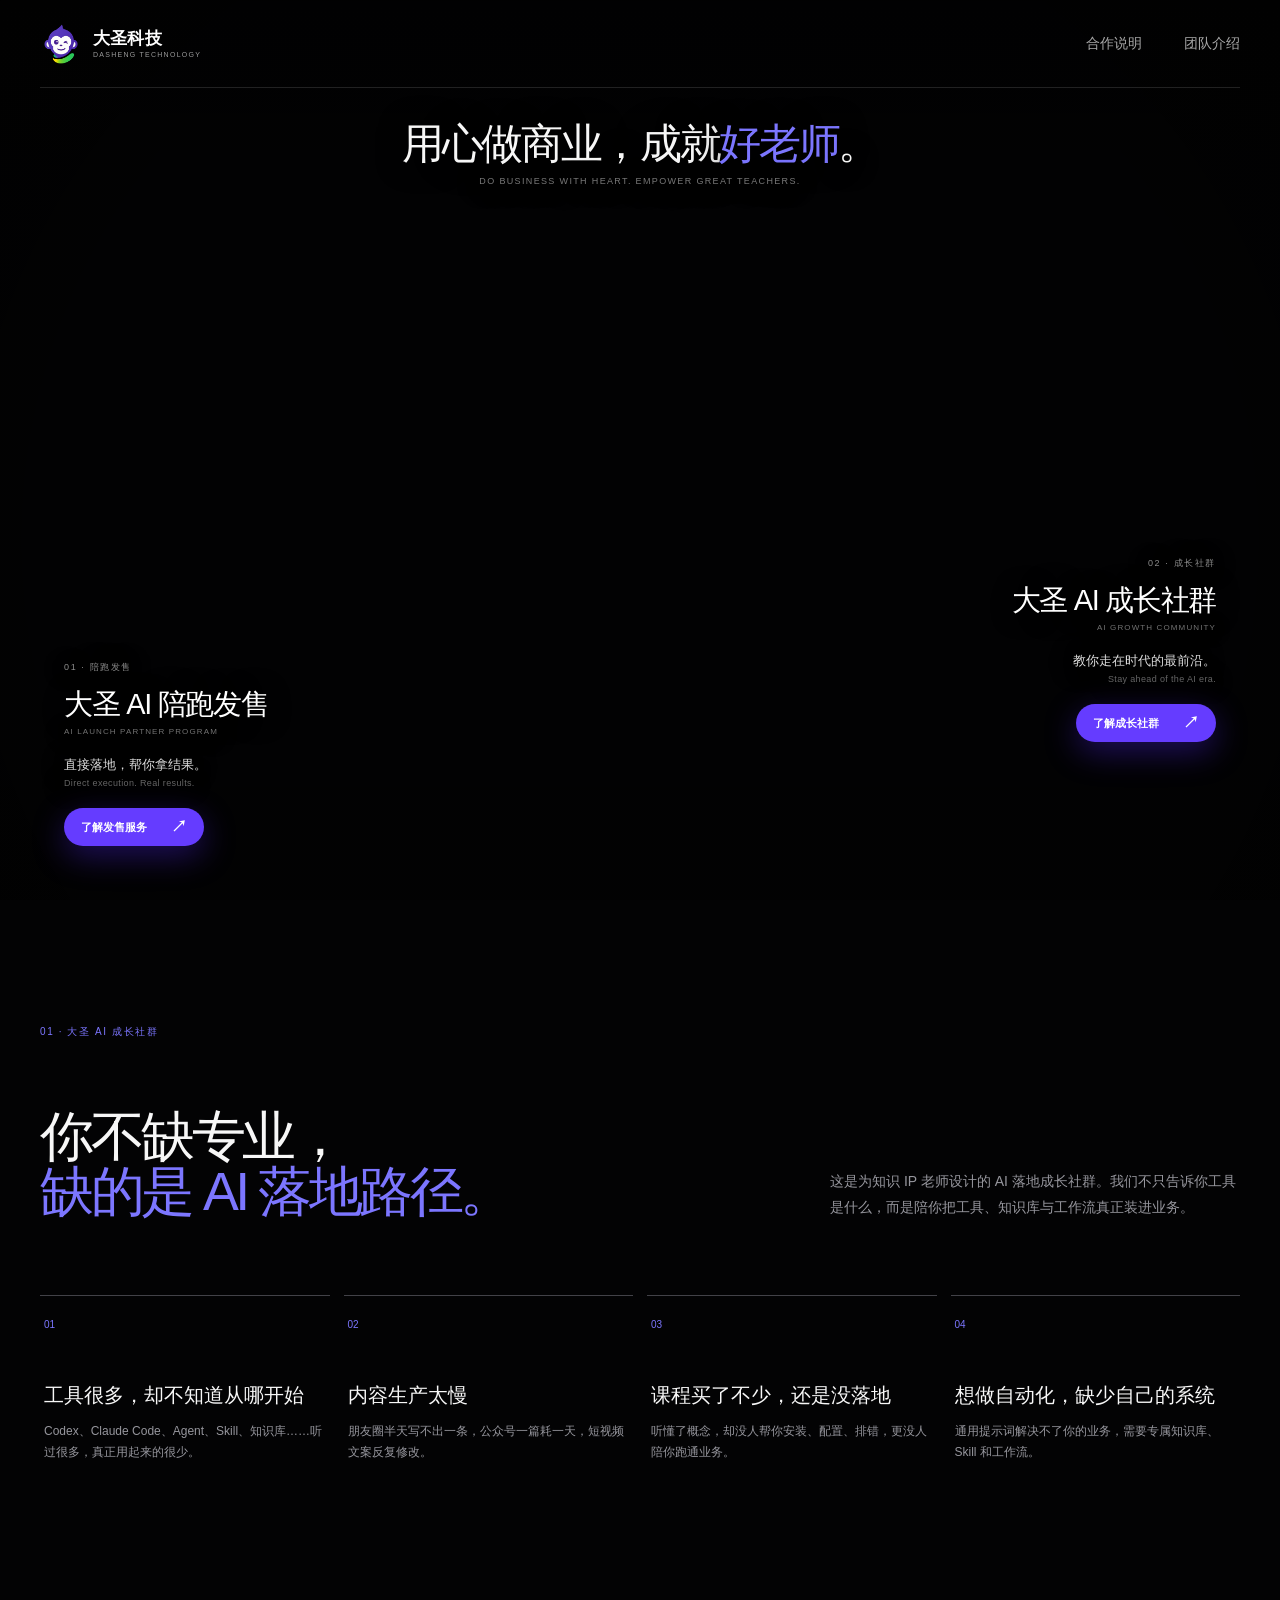
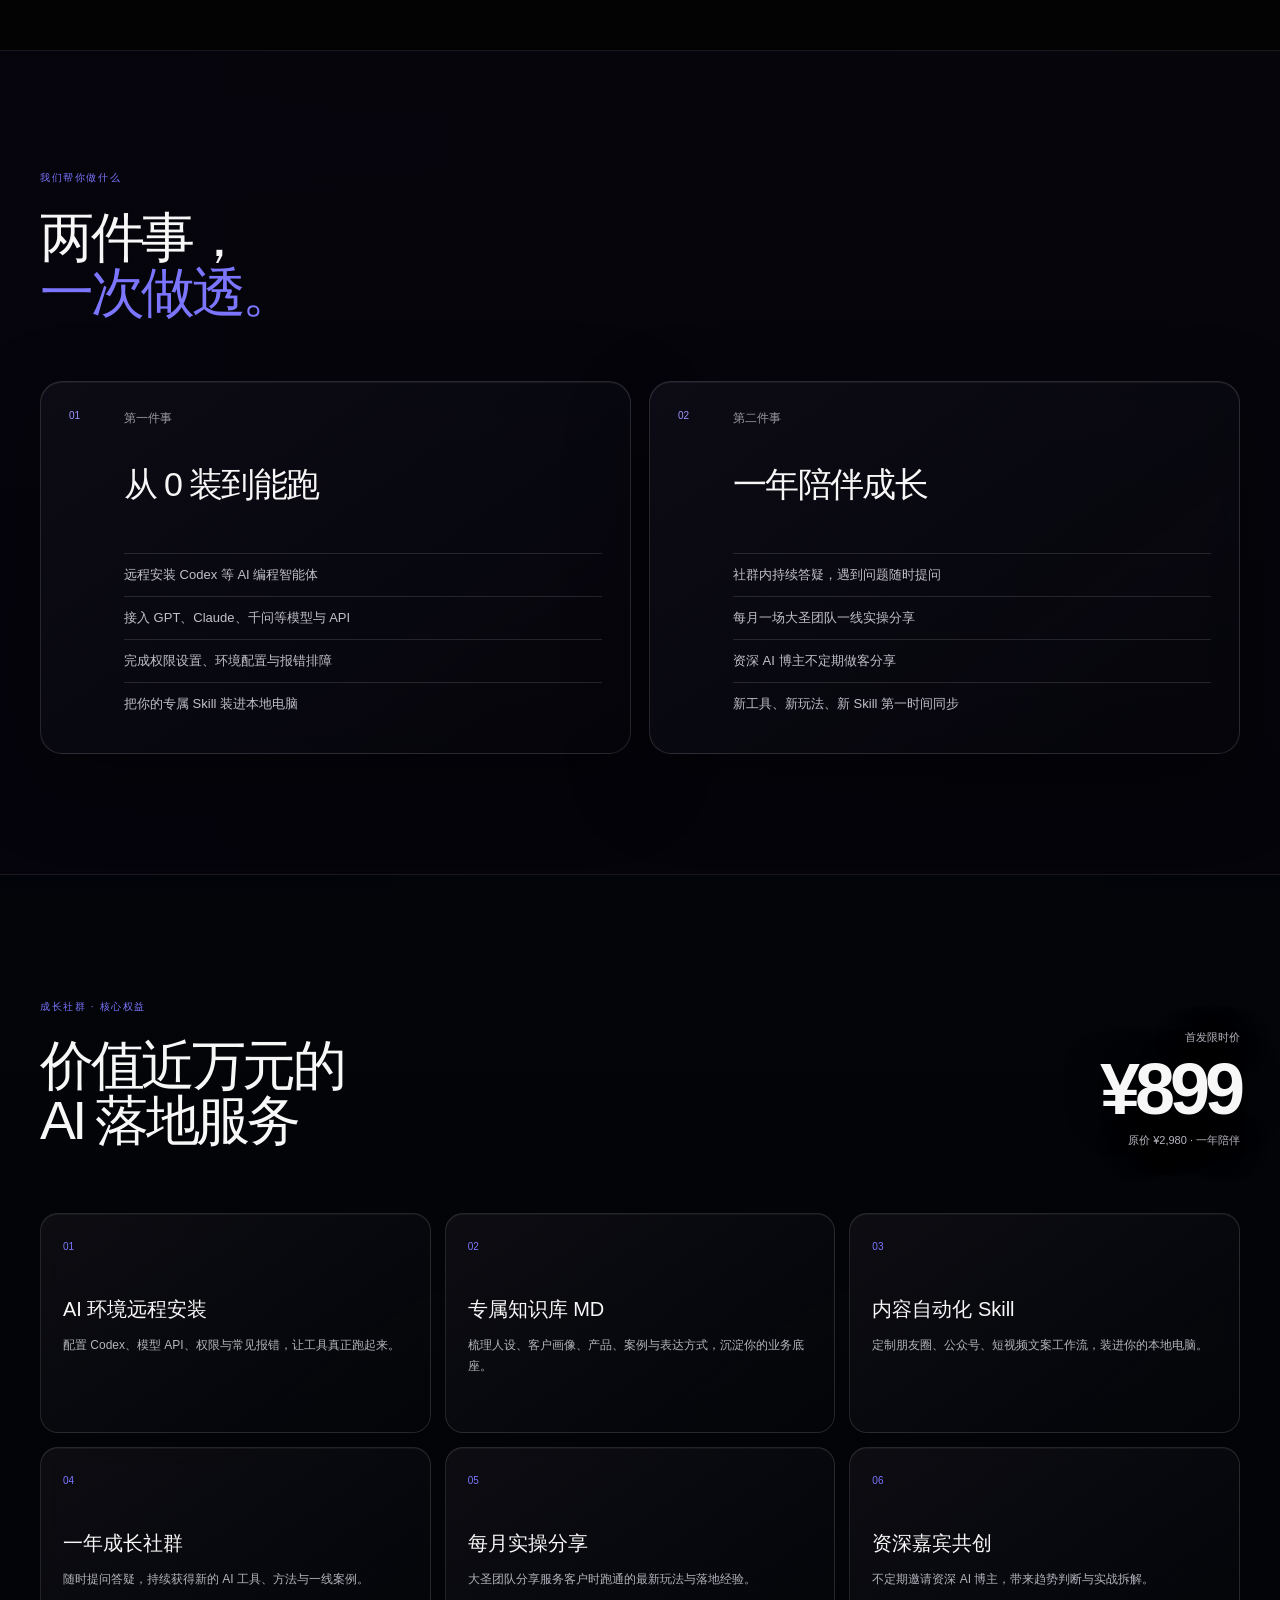
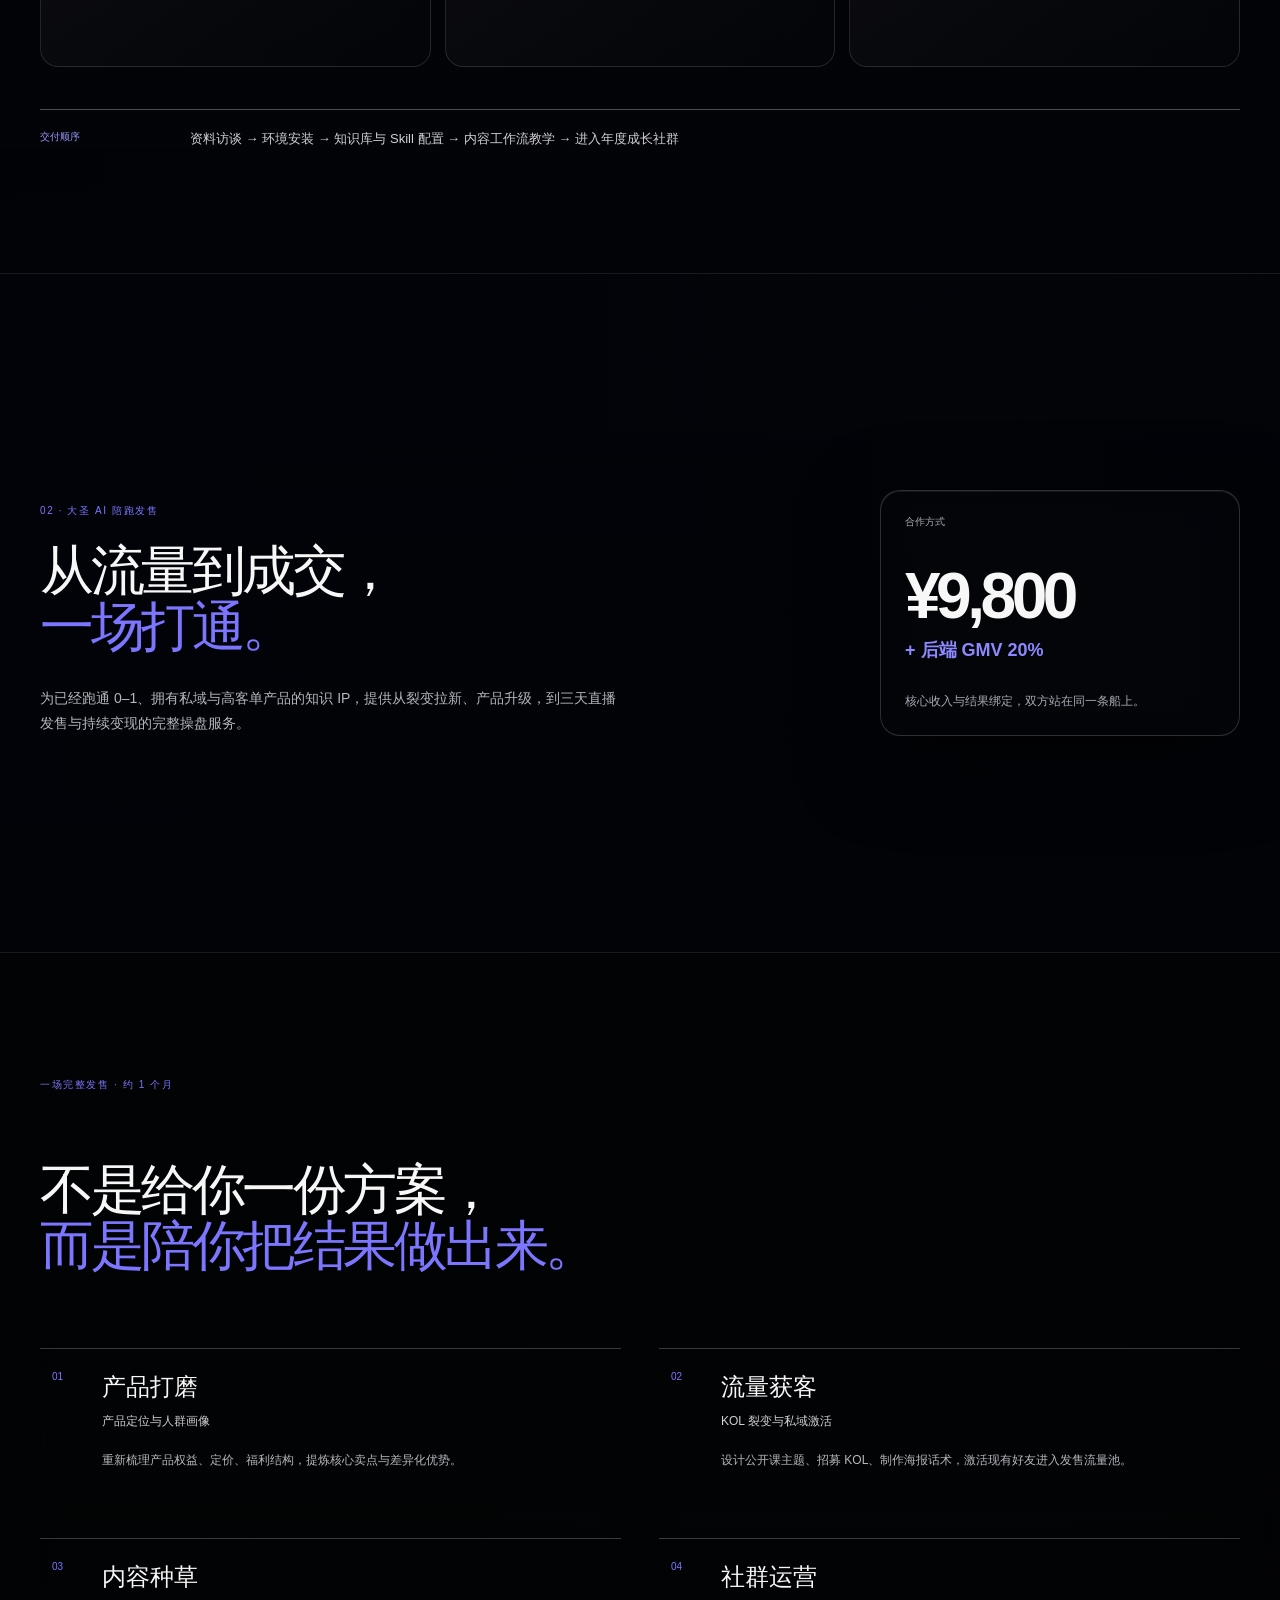
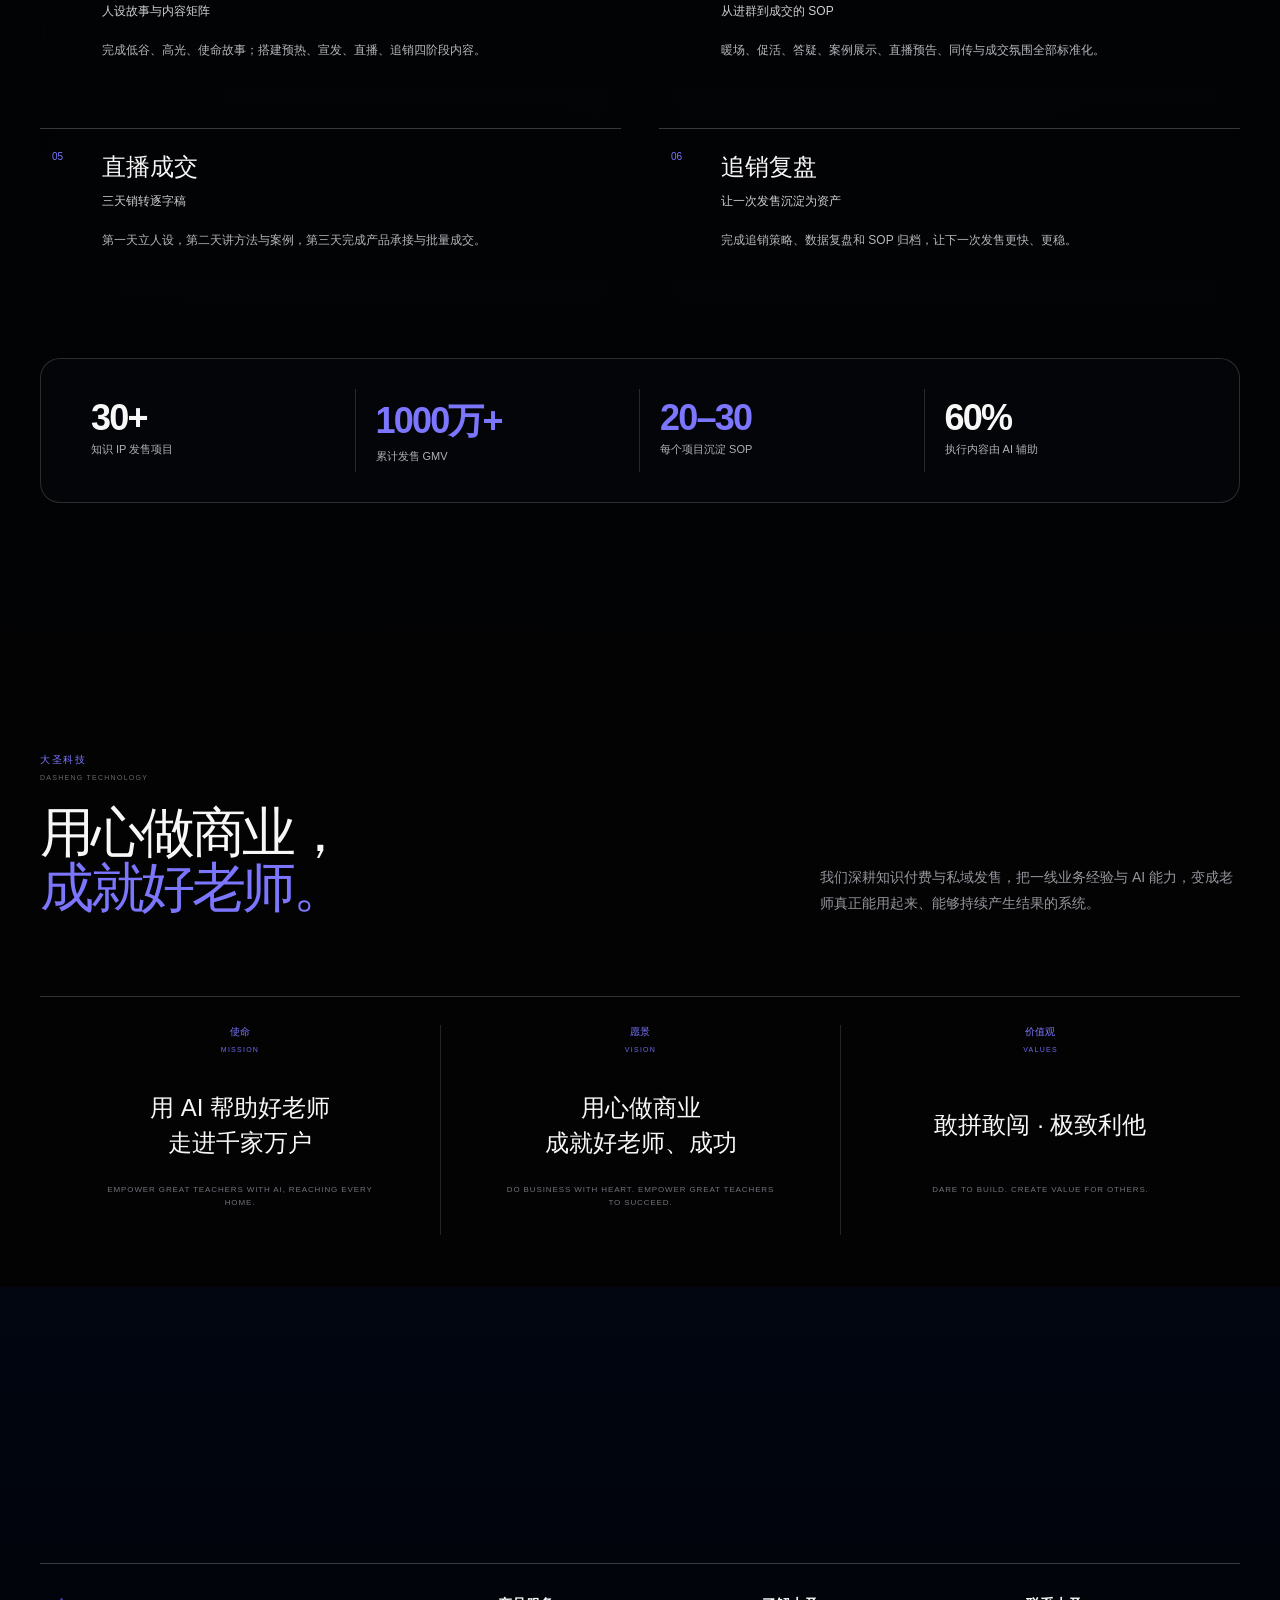
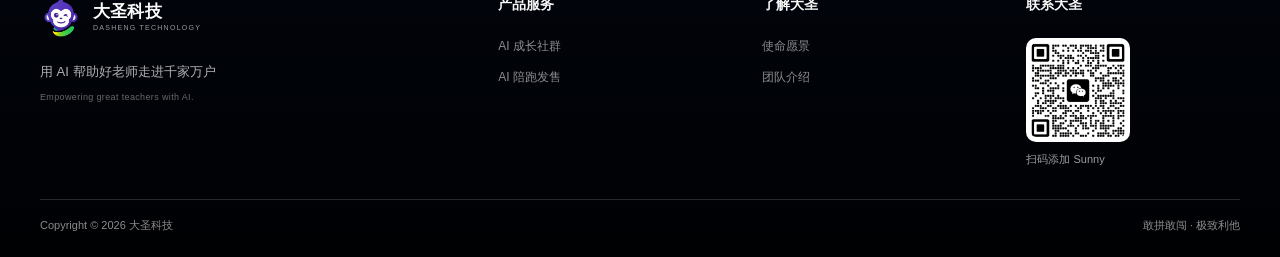
<file: index.html>
<!doctype html>
<html lang="zh-CN">
<head>
  <meta charset="utf-8">
  <meta name="viewport" content="width=device-width, initial-scale=1, viewport-fit=cover">
  <meta name="format-detection" content="telephone=no">
  <title>大圣科技 — 用 AI 帮助好老师走进千家万户</title>
  <meta name="description" content="大圣 AI 成长社群与大圣 AI 发售，帮助知识 IP 老师把 AI 真正落地并拿到结果。">
  <link rel="icon" href="./dasheng-monkey-logo-v2.png">
  <link rel="stylesheet" href="./styles.css">
</head>
<body>
<main><nav class="site-nav shell"><a class="brand" href="#top"><img src="./dasheng-monkey-logo-v2.png" alt="大圣科技猴子 logo"/><span class="brand-copy"><strong>大圣科技</strong><small>DASHENG TECHNOLOGY</small></span></a><div class="nav-links"><a href="#cooperation">合作说明</a><a href="#team">团队介绍</a></div></nav><section class="hero" id="top"><video class="hero-video" autoPlay="" loop="" muted="" playsInline="" webkit-playsinline="true" preload="metadata"><source src="./hero-globe-final.mp4" type="video/mp4"/></video><div class="hero-shade"></div><div class="hero-slogan"><h1>用心做商业，成就<span>好老师</span>。</h1><p>Do business with heart. Empower great teachers.</p></div><div class="hero-overlay shell"><a class="orbit-product orbit-left" href="#launch"><span>01 · 陪跑发售</span><h1>大圣 AI 陪跑发售</h1><small>AI LAUNCH PARTNER PROGRAM</small><p>直接落地，帮你拿结果。</p><em>Direct execution. Real results.</em><b>了解发售服务 <i>↗</i></b></a><a class="orbit-product orbit-right" href="#community"><span>02 · 成长社群</span><h1>大圣 AI 成长社群</h1><small>AI GROWTH COMMUNITY</small><p>教你走在时代的最前沿。</p><em>Stay ahead of the AI era.</em><b>了解成长社群 <i>↗</i></b></a></div></section><section class="section community-pain shell" id="community"><div class="section-heading"><p>01 · 大圣 AI 成长社群</p><h2>你不缺专业，<br/><span>缺的是 AI 落地路径。</span></h2><p class="section-summary">这是为知识 IP 老师设计的 AI 落地成长社群。我们不只告诉你工具是什么，而是陪你把工具、知识库与工作流真正装进业务。</p></div><div class="pain-grid"><article><span>01</span><h3>工具很多，却不知道从哪开始</h3><p>Codex、Claude Code、Agent、Skill、知识库……听过很多，真正用起来的很少。</p></article><article><span>02</span><h3>内容生产太慢</h3><p>朋友圈半天写不出一条，公众号一篇耗一天，短视频文案反复修改。</p></article><article><span>03</span><h3>课程买了不少，还是没落地</h3><p>听懂了概念，却没人帮你安装、配置、排错，更没人陪你跑通业务。</p></article><article><span>04</span><h3>想做自动化，缺少自己的系统</h3><p>通用提示词解决不了你的业务，需要专属知识库、Skill 和工作流。</p></article></div></section><section class="community-service" id="cooperation"><video class="section-bg-video service-bg-video" data-lazy-hls="" data-hls-src="https://stream.mux.com/01yW6GoUz01OTXk5w1Rt1MHkJWlCGIwj46SUONJZ4DJUE.m3u8" muted="" loop="" playsInline="" preload="metadata" aria-hidden="true" tabindex="-1"></video><div class="section-video-shade service-video-shade"></div><div class="shell section-foreground"><div class="section-heading compact"><p>我们帮你做什么</p><h2>两件事，<br/><span>一次做透。</span></h2></div><div class="service-pair"><article><span>01</span><div><p>第一件事</p><h3>从 0 装到能跑</h3><ul><li>远程安装 Codex 等 AI 编程智能体</li><li>接入 GPT、Claude、千问等模型与 API</li><li>完成权限设置、环境配置与报错排障</li><li>把你的专属 Skill 装进本地电脑</li></ul></div></article><article><span>02</span><div><p>第二件事</p><h3>一年陪伴成长</h3><ul><li>社群内持续答疑，遇到问题随时提问</li><li>每月一场大圣团队一线实操分享</li><li>资深 AI 博主不定期做客分享</li><li>新工具、新玩法、新 Skill 第一时间同步</li></ul></div></article></div></div></section><section class="section community-benefits"><video class="section-bg-video" data-lazy-video="" muted="" loop="" playsInline="" webkit-playsinline="true" preload="none"><source data-src="https://d8j0ntlcm91z4.cloudfront.net/user_38xzZboKViGWJOttwIXH07lWA1P/hf_20260423_161253_c72b1869-400f-45ed-ac0c-52f68c2ed5bd.mp4" type="video/mp4"/></video><div class="section-video-shade community-video-shade"></div><div class="shell section-foreground"><div class="benefit-head"><div><p>成长社群 · 核心权益</p><h2>价值近万元的<br/>AI 落地服务</h2></div><div class="price"><small>首发限时价</small><strong>¥899</strong><span>原价 ¥2,980 · 一年陪伴</span></div></div><div class="benefit-grid"><article><span>01</span><h3>AI 环境远程安装</h3><p>配置 Codex、模型 API、权限与常见报错，让工具真正跑起来。</p></article><article><span>02</span><h3>专属知识库 MD</h3><p>梳理人设、客户画像、产品、案例与表达方式，沉淀你的业务底座。</p></article><article><span>03</span><h3>内容自动化 Skill</h3><p>定制朋友圈、公众号、短视频文案工作流，装进你的本地电脑。</p></article><article><span>04</span><h3>一年成长社群</h3><p>随时提问答疑，持续获得新的 AI 工具、方法与一线案例。</p></article><article><span>05</span><h3>每月实操分享</h3><p>大圣团队分享服务客户时跑通的最新玩法与落地经验。</p></article><article><span>06</span><h3>资深嘉宾共创</h3><p>不定期邀请资深 AI 博主，带来趋势判断与实战拆解。</p></article></div><div class="delivery-line"><span>交付顺序</span><p>资料访谈 → 环境安装 → 知识库与 Skill 配置 → 内容工作流教学 → 进入年度成长社群</p></div></div></section><section class="launch-intro" id="launch"><video class="section-bg-video" data-lazy-video="" muted="" loop="" playsInline="" webkit-playsinline="true" preload="none"><source data-src="https://d8j0ntlcm91z4.cloudfront.net/user_38xzZboKViGWJOttwIXH07lWA1P/hf_20260330_145725_08886141-ed95-4a8e-8d6d-b75eaadce638.mp4" type="video/mp4"/></video><div class="section-video-shade launch-video-shade"></div><div class="shell launch-layout section-foreground"><div><p class="eyebrow">02 · 大圣 AI 陪跑发售</p><h2>从流量到成交，<br/><span>一场打通。</span></h2><p>为已经跑通 0–1、拥有私域与高客单产品的知识 IP，提供从裂变拉新、产品升级，到三天直播发售与持续变现的完整操盘服务。</p></div><div class="launch-price"><small>合作方式</small><strong>¥9,800</strong><b>+ 后端 GMV 20%</b><span>核心收入与结果绑定，双方站在同一条船上。</span></div></div></section><section class="section launch-process"><video class="section-bg-video" data-lazy-video="" muted="" loop="" playsInline="" webkit-playsinline="true" preload="none"><source data-src="https://d8j0ntlcm91z4.cloudfront.net/user_38xzZboKViGWJOttwIXH07lWA1P/hf_20260331_074327_a4d6275d-82d9-4c83-bfbe-f1fb2213c17c.mp4" type="video/mp4"/></video><div class="section-video-shade process-video-shade"></div><div class="shell section-foreground"><div class="section-heading"><p>一场完整发售 · 约 1 个月</p><h2>不是给你一份方案，<br/><span>而是陪你把结果做出来。</span></h2></div><div class="launch-grid"><article><span>01</span><div><h3>产品打磨</h3><b>产品定位与人群画像</b><p>重新梳理产品权益、定价、福利结构，提炼核心卖点与差异化优势。</p></div></article><article><span>02</span><div><h3>流量获客</h3><b>KOL 裂变与私域激活</b><p>设计公开课主题、招募 KOL、制作海报话术，激活现有好友进入发售流量池。</p></div></article><article><span>03</span><div><h3>内容种草</h3><b>人设故事与内容矩阵</b><p>完成低谷、高光、使命故事；搭建预热、宣发、直播、追销四阶段内容。</p></div></article><article><span>04</span><div><h3>社群运营</h3><b>从进群到成交的 SOP</b><p>暖场、促活、答疑、案例展示、直播预告、同传与成交氛围全部标准化。</p></div></article><article><span>05</span><div><h3>直播成交</h3><b>三天销转逐字稿</b><p>第一天立人设，第二天讲方法与案例，第三天完成产品承接与批量成交。</p></div></article><article><span>06</span><div><h3>追销复盘</h3><b>让一次发售沉淀为资产</b><p>完成追销策略、数据复盘和 SOP 归档，让下一次发售更快、更稳。</p></div></article></div><div class="launch-proof"><div><strong>30+</strong><span>知识 IP 发售项目</span></div><div><strong>1000万+</strong><span>累计发售 GMV</span></div><div><strong>20–30</strong><span>每个项目沉淀 SOP</span></div><div><strong>60%</strong><span>执行内容由 AI 辅助</span></div></div></div></section><section class="team section shell" id="team"><div class="team-top"><div><p class="company-label">大圣科技<small>DASHENG TECHNOLOGY</small></p><h2>用心做商业，<br/><span>成就好老师。</span></h2></div><p>我们深耕知识付费与私域发售，把一线业务经验与 AI 能力，变成老师真正能用起来、能够持续产生结果的系统。</p></div><div class="values"><article><span>使命<small>MISSION</small></span><h3>用 AI 帮助好老师<br/>走进千家万户</h3><p class="value-en">EMPOWER GREAT TEACHERS WITH AI, REACHING EVERY HOME.</p></article><article><span>愿景<small>VISION</small></span><h3>用心做商业<br/>成就好老师、成功</h3><p class="value-en">DO BUSINESS WITH HEART. EMPOWER GREAT TEACHERS TO SUCCEED.</p></article><article><span>价值观<small>VALUES</small></span><h3>敢拼敢闯 · 极致利他</h3><p class="value-en">DARE TO BUILD. CREATE VALUE FOR OTHERS.</p></article></div></section><footer class="footer-earth"><video data-lazy-video="" muted="" loop="" playsInline="" webkit-playsinline="true" preload="none"><source data-src="https://d8j0ntlcm91z4.cloudfront.net/user_38xzZboKViGWJOttwIXH07lWA1P/hf_20260613_180732_a54afbf6-b30d-470e-861f-669871f09f67.mp4" type="video/mp4"/></video><div class="footer-shade"></div><div class="footer-content shell"><div class="footer-grid"><div class="footer-brand"><a class="brand" href="#top"><img src="./dasheng-monkey-logo-v2.png" alt=""/><span class="brand-copy"><strong>大圣科技</strong><small>DASHENG TECHNOLOGY</small></span></a><p>用 AI 帮助好老师走进千家万户</p><span class="footer-mission-en">Empowering great teachers with AI.</span></div><div><h4>产品服务</h4><a href="#community">AI 成长社群</a><a href="#launch">AI 陪跑发售</a></div><div><h4>了解大圣</h4><a href="#team">使命愿景</a><a href="#team">团队介绍</a></div><div class="footer-contact"><h4>联系大圣</h4><img src="./sunny-qr-only.jpg" alt="添加孙南 Sunny 微信二维码"/><span>扫码添加 Sunny</span></div></div><div class="copyright"><span>Copyright © 2026 大圣科技</span><span>敢拼敢闯 · 极致利他</span></div></div></footer></main>
<script>
(function () {
  var hlsPromise;
  var hero = document.querySelector('.hero-video');
  var lazyVideos = Array.prototype.slice.call(document.querySelectorAll('[data-lazy-video], [data-lazy-hls]'));

  function safePlay(video) {
    video.muted = true;
    video.setAttribute('playsinline', '');
    video.setAttribute('webkit-playsinline', 'true');
    var promise = video.play();
    if (promise && promise.catch) promise.catch(function () {});
  }

  function loadHlsLibrary() {
    if (window.Hls) return Promise.resolve(window.Hls);
    if (hlsPromise) return hlsPromise;
    hlsPromise = new Promise(function (resolve, reject) {
      var script = document.createElement('script');
      script.src = './hls.min.js';
      script.async = true;
      script.onload = function () { resolve(window.Hls); };
      script.onerror = reject;
      document.head.appendChild(script);
    });
    return hlsPromise;
  }

  function activate(video) {
    if (video.dataset.loaded === 'true') {
      safePlay(video);
      return;
    }
    video.dataset.loaded = 'true';

    if (video.hasAttribute('data-lazy-hls')) {
      var hlsSource = video.getAttribute('data-hls-src');
      if (video.canPlayType('application/vnd.apple.mpegurl')) {
        video.src = hlsSource;
        video.addEventListener('loadedmetadata', function () { safePlay(video); }, { once: true });
      } else {
        loadHlsLibrary().then(function (Hls) {
          if (!Hls || !Hls.isSupported()) return;
          var hls = new Hls({ enableWorker: true, lowLatencyMode: false });
          hls.loadSource(hlsSource);
          hls.attachMedia(video);
          hls.on(Hls.Events.MANIFEST_PARSED, function () { safePlay(video); });
          video._hls = hls;
        }).catch(function () {});
      }
      return;
    }

    var sources = video.querySelectorAll('source[data-src]');
    Array.prototype.forEach.call(sources, function (source) {
      source.src = source.getAttribute('data-src');
      source.removeAttribute('data-src');
    });
    video.load();
    video.addEventListener('canplay', function () { safePlay(video); }, { once: true });
  }

  if ('IntersectionObserver' in window) {
    var observer = new IntersectionObserver(function (entries) {
      entries.forEach(function (entry) {
        if (entry.isIntersecting) activate(entry.target);
        else if (!entry.target.paused) entry.target.pause();
      });
    }, { rootMargin: '220px 0px', threshold: 0.05 });
    lazyVideos.forEach(function (video) { observer.observe(video); });
  } else {
    lazyVideos.forEach(activate);
  }

  if (hero) {
    hero.muted = true;
    hero.setAttribute('playsinline', '');
    hero.setAttribute('webkit-playsinline', 'true');
    safePlay(hero);
  }

  document.addEventListener('visibilitychange', function () {
    if (document.hidden) {
      document.querySelectorAll('video').forEach(function (video) { video.pause(); });
    } else if (hero && window.scrollY < window.innerHeight) {
      safePlay(hero);
    }
  });
})();
</script>
</body>
</html>
</file>
<file: styles.css>
:root{--ink:#f7f7f7;--muted:#96969d;--line:#28282e;--blue:#7c76ff;--panel:#0c0c10;--panel2:#111118;--black:#030304}*{box-sizing:border-box}html{scroll-behavior:smooth}body{margin:0;background:var(--black);color:var(--ink);font-family:Arial,"PingFang SC","Microsoft YaHei",sans-serif}a{color:inherit;text-decoration:none}.shell{width:min(1200px,calc(100% - 80px));margin:auto}
.site-nav{position:absolute;z-index:20;top:0;left:50%;transform:translateX(-50%);height:88px;display:flex;align-items:center;justify-content:space-between;border-bottom:1px solid #ffffff20}.brand{display:flex;align-items:center;gap:11px;color:#fff}.brand img{width:42px;height:42px;flex:0 0 auto;border-radius:0;object-fit:contain}.brand-copy{display:flex;flex-direction:column;gap:4px;line-height:1}.brand-copy strong{font-size:17px;font-weight:650;letter-spacing:.01em;color:#fff}.brand-copy small{font-size:7px;font-weight:500;letter-spacing:.18em;color:#ffffff9a}.nav-links{display:flex;gap:42px;font-size:14px;color:#ffffffa8}.nav-links a{transition:color .2s}.nav-links a:hover{color:#fff}
.hero{position:relative;height:100vh;min-height:680px;overflow:hidden;background:#020203}.hero-video{position:absolute;left:8%;top:20%;width:84%;height:75%;object-fit:contain;object-position:center center;filter:contrast(1.07) saturate(1.05)}.hero-shade{position:absolute;inset:0;background:radial-gradient(circle at 50% 60%,transparent 38%,rgba(0,0,0,.08) 67%,rgba(0,0,0,.5) 100%),linear-gradient(180deg,rgba(0,0,0,.5),transparent 25%,rgba(0,0,0,.2))}.hero-slogan{position:absolute;z-index:4;top:122px;left:50%;width:min(720px,80%);transform:translateX(-50%);text-align:center;text-shadow:0 2px 28px #000}.hero-slogan h1{font-size:clamp(27px,3.3vw,45px);line-height:1.04;letter-spacing:-.055em;font-weight:500;margin:0}.hero-slogan h1 span{color:var(--blue)}.hero-slogan p{font-size:9px;letter-spacing:.15em;color:#ffffff78;margin:10px 0 0;text-transform:uppercase}.hero-overlay{position:relative;z-index:3;height:100%;padding-top:88px}.orbit-product{position:absolute;width:248px;padding:0;color:#fff;text-shadow:0 2px 24px #000;transition:transform .3s,opacity .3s}.orbit-product:hover{transform:translateY(-4px)}.orbit-left{left:2%;bottom:54px}.orbit-right{right:2%;bottom:158px;text-align:right}.orbit-product>span{display:block;font-size:9px;letter-spacing:.18em;color:#ffffff8c}.orbit-product h1{font-size:29px;line-height:1.08;letter-spacing:-.045em;font-weight:500;margin:15px 0 7px}.orbit-product small{display:block;font-size:8px;letter-spacing:.14em;color:#ffffff72}.orbit-product p{font-size:13px;color:#ffffffe0;margin:20px 0 4px}.orbit-product em{display:block;font-style:normal;font-size:9px;letter-spacing:.04em;color:#ffffff65}.orbit-product b{display:inline-flex;align-items:center;justify-content:center;gap:24px;margin-top:20px;padding:11px 17px;border-radius:999px;background:#653cff;box-shadow:0 10px 32px #4722d66b;font-size:11px;font-weight:600;text-shadow:none}.orbit-product i{font-style:normal;font-size:16px;line-height:1}.orbit-right b{margin-left:auto}
.section{padding:125px 0;background:var(--black)}.section-heading{display:grid;grid-template-columns:1fr 410px;gap:70px;align-items:end;margin-bottom:75px}.section-heading>p,.eyebrow,.benefit-head>div>p,.team-top>div>p{font-size:10px;color:var(--blue);letter-spacing:.16em;margin:0}.section-heading h2,.benefit-head h2,.launch-layout h2,.team-top h2{font-size:clamp(38px,4.2vw,56px);line-height:1.03;letter-spacing:-.065em;font-weight:500;margin:0}.section-heading h2{grid-column:1}.section-heading h2 span,.launch-layout h2 span,.team-top h2 span{color:var(--blue)}.section-summary{grid-column:2;grid-row:1/3;color:var(--muted)!important;font-size:14px!important;line-height:1.8!important;letter-spacing:0!important}.pain-grid{display:grid;grid-template-columns:repeat(4,1fr);gap:14px}.pain-grid article{border-top:1px solid #424248;padding:18px 4px 0;min-height:230px}.pain-grid span,.benefit-grid span,.launch-grid>article>span{font-size:10px;color:var(--blue)}.pain-grid h3,.benefit-grid h3{font-size:20px;font-weight:500;line-height:1.35;margin:50px 0 12px}.pain-grid p,.benefit-grid p{font-size:12px;color:var(--muted);line-height:1.75;margin:0}
.community-service{position:relative;overflow:hidden;background:#09090e;padding:120px 0;border-top:1px solid #17171d;border-bottom:1px solid #17171d}.service-bg-video{object-position:center center;pointer-events:none}.service-video-shade{background:linear-gradient(90deg,rgba(5,4,12,.84) 0%,rgba(5,4,12,.6) 54%,rgba(5,4,12,.42) 100%),linear-gradient(180deg,rgba(2,2,5,.3),rgba(2,2,5,.76))}.section-heading.compact{display:block;margin-bottom:60px}.section-heading.compact>p{margin-bottom:25px}.service-pair{display:grid;grid-template-columns:1fr 1fr;gap:18px}.service-pair article{background:linear-gradient(145deg,rgba(14,13,23,.88),rgba(6,6,11,.76));border:1px solid #ffffff22;border-radius:22px;padding:28px;display:grid;grid-template-columns:55px 1fr;min-height:360px;box-shadow:inset 0 1px 0 #ffffff10,0 28px 80px #0006;backdrop-filter:blur(12px);-webkit-backdrop-filter:blur(12px)}.service-pair article>span{font-size:10px;color:#9b95ff}.service-pair article>div>p{font-size:12px;color:#9a99a4;margin:0 0 35px}.service-pair h3{font-size:34px;letter-spacing:-.05em;font-weight:500;margin:0 0 45px}.service-pair ul{list-style:none;margin:0;padding:0}.service-pair li{font-size:13px;color:#c1c0c8;padding:12px 0;border-top:1px solid #ffffff1f}
.community-benefits,.launch-intro{position:relative;overflow:hidden}.section-bg-video{position:absolute;z-index:0;inset:0;width:100%;height:100%;object-fit:cover}.section-video-shade{position:absolute;z-index:1;inset:0}.section-foreground{position:relative;z-index:2}.community-video-shade{background:linear-gradient(180deg,rgba(2,5,10,.76),rgba(2,5,10,.48) 45%,rgba(2,3,7,.83)),linear-gradient(90deg,rgba(0,0,0,.38),transparent 55%,rgba(0,0,0,.24))}.benefit-head{display:flex;align-items:end;justify-content:space-between;margin-bottom:65px}.benefit-head>div>p{margin-bottom:24px}.price{text-align:right;text-shadow:0 5px 35px #000}.price small,.price span{display:block;color:#b7b7c0;font-size:11px}.price strong{display:block;font-size:72px;letter-spacing:-.07em;line-height:1;margin:8px 0}.benefit-grid{display:grid;grid-template-columns:repeat(3,1fr);gap:14px}.benefit-grid article{border:1px solid #ffffff1f;border-radius:18px;padding:22px;min-height:220px;background:linear-gradient(145deg,rgba(15,15,20,.84),rgba(4,6,10,.72));backdrop-filter:blur(12px);-webkit-backdrop-filter:blur(12px);box-shadow:inset 0 1px 0 #ffffff0c}.benefit-grid h3{margin-top:42px}.benefit-grid p{color:#b3b3bc}.delivery-line{display:grid;grid-template-columns:150px 1fr;border-top:1px solid #ffffff4a;margin-top:42px;padding-top:20px}.delivery-line span{font-size:10px;color:#9c97ff}.delivery-line p{font-size:13px;color:#d0d0d5;margin:0}
.launch-intro{min-height:680px;display:flex;align-items:center;background:#04060b;padding:120px 0;border-top:1px solid #191920;border-bottom:1px solid #191920}.launch-video-shade{background:linear-gradient(90deg,rgba(2,3,8,.9) 0%,rgba(2,3,8,.72) 48%,rgba(2,3,8,.38) 76%,rgba(2,3,8,.64) 100%),linear-gradient(180deg,rgba(0,0,0,.15),rgba(0,0,0,.58))}.launch-layout{display:grid;grid-template-columns:1fr 360px;gap:100px;align-items:end}.launch-layout .eyebrow{margin-bottom:25px}.launch-layout>div:first-child>p:last-child{max-width:580px;color:#b5b5bd;font-size:14px;line-height:1.8;margin:32px 0 0}.launch-price{border:1px solid #ffffff2b;border-radius:20px;padding:24px;background:rgba(5,7,12,.48);backdrop-filter:blur(14px);-webkit-backdrop-filter:blur(14px);box-shadow:inset 0 1px 0 #ffffff12,0 24px 80px #0008}.launch-price small,.launch-price b,.launch-price span{display:block}.launch-price small{font-size:10px;color:#aaaab5}.launch-price strong{display:block;font-size:64px;letter-spacing:-.07em;margin:30px 0 5px}.launch-price b{font-size:18px;color:#8d88ff}.launch-price span{font-size:12px;color:#aaaab5;line-height:1.6;margin-top:30px}
.launch-process{position:relative;overflow:hidden;background:#020304}.process-video-shade{background:linear-gradient(180deg,rgba(2,3,5,.8),rgba(2,3,5,.58) 45%,rgba(2,3,5,.84)),linear-gradient(90deg,rgba(0,0,0,.5),transparent 62%,rgba(0,0,0,.24))}.launch-grid{display:grid;grid-template-columns:1fr 1fr;gap:0 38px}.launch-grid>article{display:grid;grid-template-columns:50px 1fr;border-top:1px solid #ffffff38;padding:22px 12px 32px;min-height:190px;background:linear-gradient(180deg,rgba(3,5,6,.34),rgba(3,5,6,.54));backdrop-filter:blur(7px);-webkit-backdrop-filter:blur(7px)}.launch-grid h3{font-size:24px;font-weight:500;margin:0 0 8px}.launch-grid b{font-size:12px;color:#d0d0d4;font-weight:500}.launch-grid p{font-size:12px;color:#b7b7bd;line-height:1.7;margin:20px 0 0;max-width:440px}.launch-proof{display:grid;grid-template-columns:repeat(4,1fr);background:rgba(5,7,10,.72);border:1px solid #ffffff28;border-radius:20px;padding:30px;margin-top:40px;backdrop-filter:blur(10px);-webkit-backdrop-filter:blur(10px)}.launch-proof div{padding:8px 20px;border-right:1px solid #ffffff25}.launch-proof div:last-child{border-right:0}.launch-proof strong{display:block;font-size:36px;letter-spacing:-.05em}.launch-proof div:nth-child(2) strong,.launch-proof div:nth-child(3) strong{color:var(--blue)}.launch-proof span{font-size:11px;color:#b2b2b8}
.team{padding-bottom:52px}.team-top{display:grid;grid-template-columns:1fr 420px;align-items:end;gap:90px;margin-bottom:80px}.team-top>div>p{margin-bottom:24px}.company-label small{display:block;margin-top:7px;font-size:7px;letter-spacing:.18em;color:#ffffff67}.team-top>p{font-size:14px;color:var(--muted);line-height:1.8;margin:0}.values{display:grid;grid-template-columns:repeat(3,minmax(0,1fr));align-items:stretch;border-top:1px solid #323239;padding-top:28px}.values article{display:flex;min-height:210px;flex-direction:column;align-items:center;text-align:center;padding:0 38px}.values article+article{border-left:1px solid #232329}.values span{font-size:10px;color:var(--blue)}.values span small{display:block;margin-top:7px;font-size:7px;letter-spacing:.18em;color:#6e6aee}.values h3{display:flex;min-height:78px;align-items:center;justify-content:center;font-size:24px;line-height:1.45;font-weight:500;margin:34px 0 0}.values article:last-child h3{white-space:normal}.value-en{max-width:280px;font-size:8px;line-height:1.7;letter-spacing:.11em;color:#72727b;margin:18px 0 0}
.footer-earth{position:relative;width:100%;height:570px;min-height:530px;overflow:hidden;background:#010611}.footer-earth>video{position:absolute;inset:-4%;width:108%;height:108%;object-fit:cover;object-position:center 70%;transform:translateY(-42px) scale(1.08);transform-origin:center center}.footer-shade{position:absolute;inset:0;background:linear-gradient(180deg,rgba(0,0,0,.04),rgba(0,0,0,.28) 40%,rgba(0,0,0,.84) 100%)}.footer-content{position:relative;z-index:2;height:100%;display:flex;flex-direction:column;justify-content:flex-end;padding-bottom:24px}.footer-grid{display:grid;grid-template-columns:2fr 1fr 1fr 1.1fr;gap:70px;padding:32px 0;border-top:1px solid #ffffff38}.footer-brand p{font-size:13px;color:#ffffffb0;margin:25px 0 5px;max-width:230px}.footer-mission-en{font-size:9px;letter-spacing:.04em;color:#ffffff66}.footer-grid h4{font-size:14px;font-weight:600;margin:0 0 24px}.footer-grid>div:not(.footer-brand){display:flex;flex-direction:column;align-items:flex-start}.footer-grid a:not(.brand){font-size:12px;color:#ffffff8c;margin-bottom:14px}.footer-grid a:hover{color:#fff}.footer-contact img{width:104px;border-radius:10px;background:#fff;padding:5px}.footer-contact span{font-size:11px;color:#ffffff9c;margin-top:10px}.copyright{display:flex;justify-content:space-between;border-top:1px solid #ffffff25;padding-top:18px;font-size:11px;color:#ffffff8c}
@media(max-width:760px){.shell{width:calc(100% - 36px)}.site-nav{height:70px}.brand img{width:36px;height:36px}.brand-copy strong{font-size:14px}.brand-copy small{font-size:6px}.nav-links{gap:18px;font-size:12px}.hero{height:100svh;min-height:720px}.hero-video{left:-20%;top:17%;width:140%;height:56%;object-position:center center}.hero-slogan{top:98px;width:88%}.hero-slogan h1{font-size:22px;letter-spacing:-.05em}.hero-slogan p{font-size:7px;letter-spacing:.09em;margin-top:8px}.hero-overlay{display:grid;grid-template-columns:1fr 1fr;align-items:end;gap:14px;padding:0 0 32px}.orbit-product{position:static;width:auto;text-align:left}.orbit-product h1{font-size:21px;margin:12px 0 6px}.orbit-product small{font-size:6px;letter-spacing:.08em}.orbit-product p{font-size:10px;margin:14px 0 3px}.orbit-product em{font-size:7px}.orbit-product b,.orbit-right b{margin:15px 0 0;padding:10px 13px;gap:10px;font-size:9px}.section{padding:80px 0}.section-heading,.team-top,.launch-layout{display:block}.section-heading{margin-bottom:45px}.section-heading>p{margin-bottom:20px}.section-summary{margin-top:28px!important}.pain-grid,.benefit-grid{grid-template-columns:1fr 1fr;gap:20px 10px}.pain-grid article{min-height:205px}.pain-grid h3,.benefit-grid h3{font-size:17px;margin-top:36px}.community-service{padding:80px 0}.service-pair{grid-template-columns:1fr}.service-pair article{min-height:330px}.benefit-head{display:block}.price{text-align:left;margin-top:50px}.price strong{font-size:58px}.launch-intro{min-height:0;padding:80px 0}.launch-intro .section-bg-video{object-position:66% center}.launch-price{margin-top:55px}.launch-grid{grid-template-columns:1fr}.launch-proof{grid-template-columns:1fr 1fr;gap:24px}.launch-proof div{border-right:0;padding:0}.team-top>p{margin-top:30px}.values{grid-template-columns:1fr;gap:35px}.values article{min-height:0;padding:0 18px}.values article+article{border-left:0;border-top:1px solid #232329;padding-top:30px}.values h3{min-height:0;font-size:21px;margin-top:16px}.value-en{margin-top:12px}.values article:last-child h3{white-space:normal}.footer-earth{height:660px;min-height:620px}.footer-earth>video{inset:-4%;width:108%;height:108%;object-position:center 72%;transform:translateY(-28px) scale(1.06)}.footer-grid{grid-template-columns:1.4fr 1fr;gap:34px 24px;padding-top:30px}.footer-contact img{width:92px}.copyright{gap:20px}.section-heading h2,.benefit-head h2,.launch-layout h2,.team-top h2{font-size:42px}}
</file>
